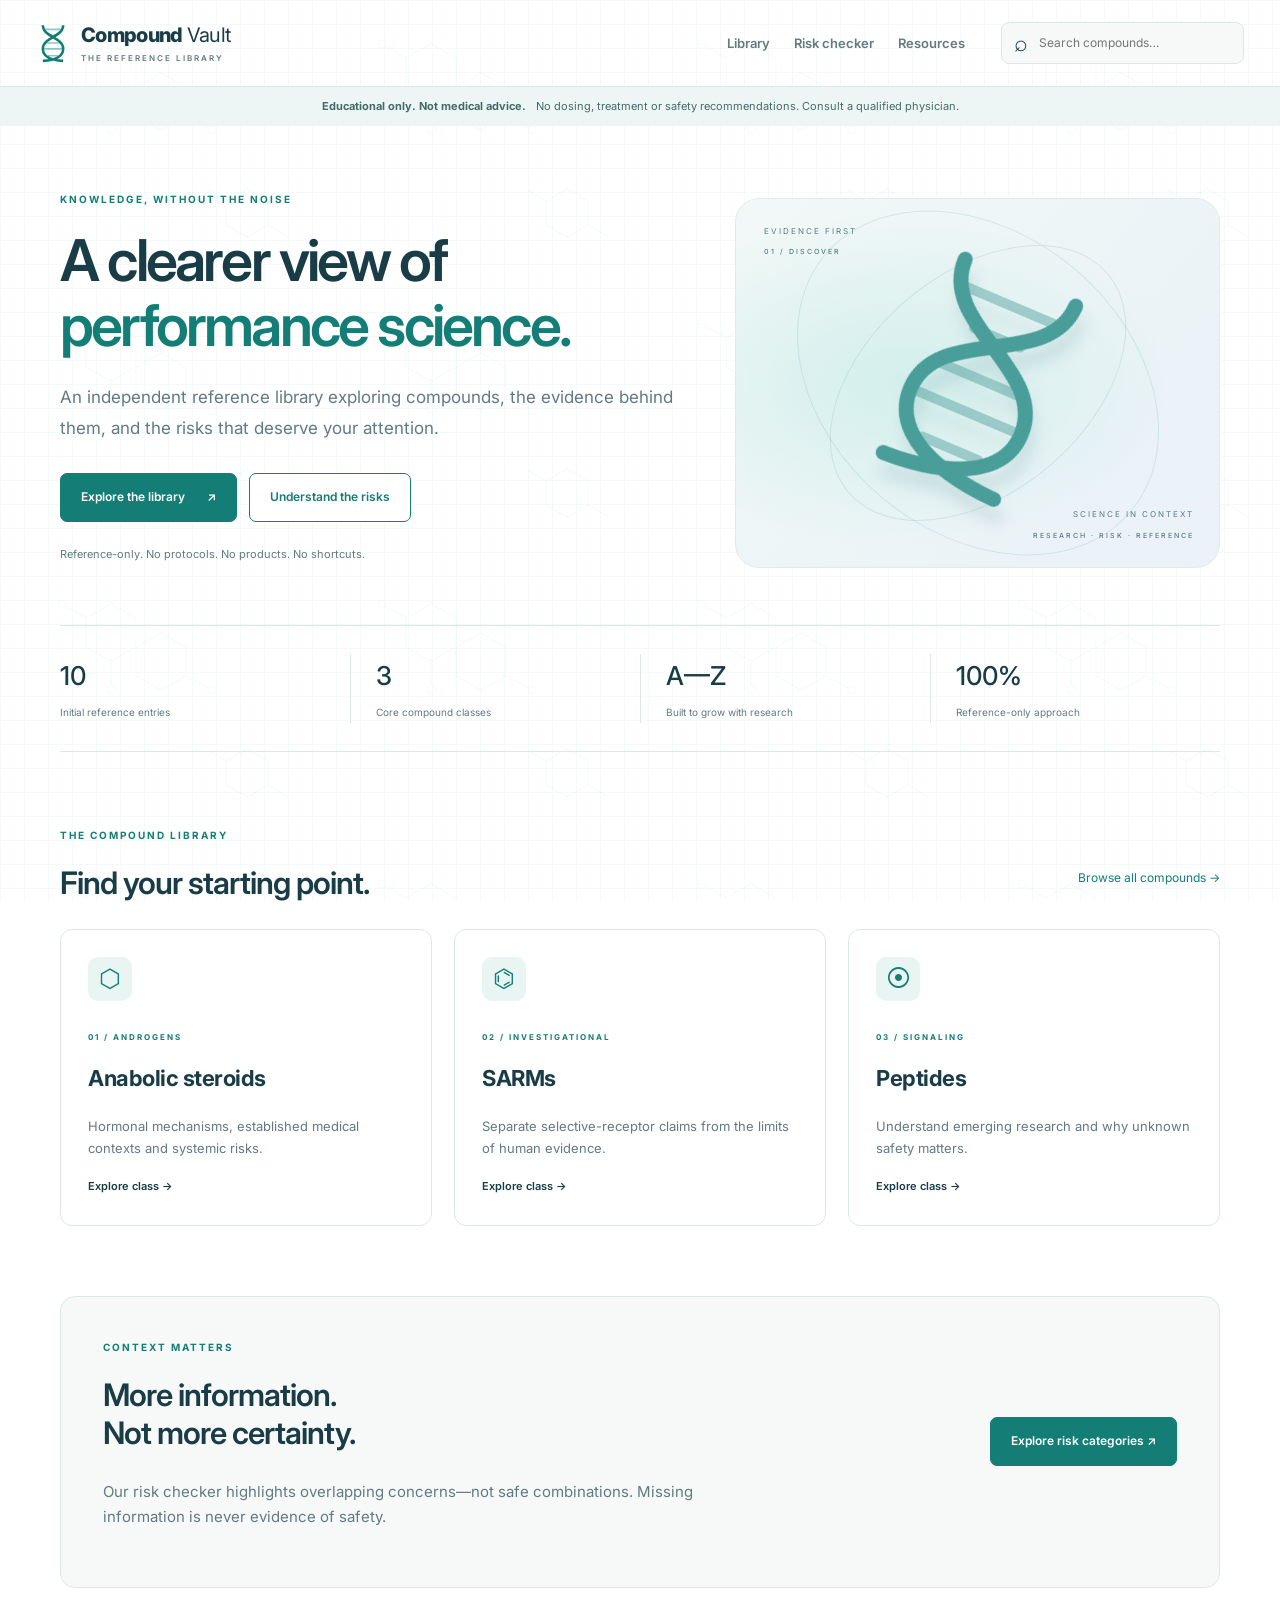
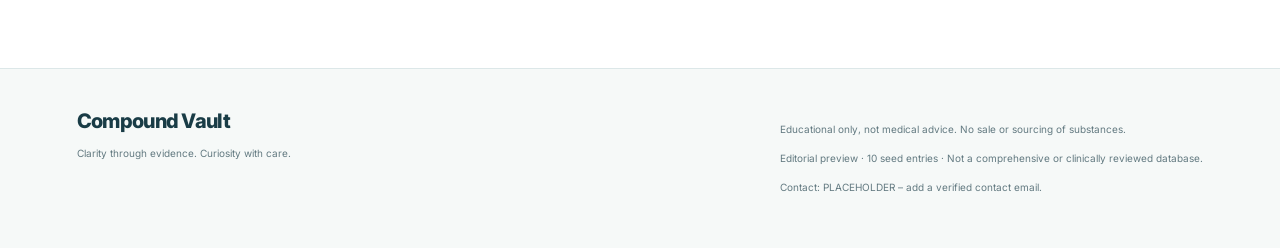
<file: index.html>
<!doctype html><html lang="en"><head><meta charset="utf-8"><meta name="viewport" content="width=device-width, initial-scale=1"><title>Home | Compound Vault</title><meta name="description" content="Compound Vault: an educational reference on performance compounds, evidence and health risks. No dosing or sales."><meta name="theme-color" content="#f6faf9"><link rel="icon" href="assets/dna.svg" type="image/svg+xml"><link rel="preconnect" href="https://fonts.googleapis.com"><link rel="preconnect" href="https://fonts.gstatic.com" crossorigin><link href="https://fonts.googleapis.com/css2?family=Inter:wght@400;500;600;700;800&display=swap" rel="stylesheet"><link rel="stylesheet" href="assets/style.css"><script src="assets/app.js" defer></script></head><body><a class="skip" href="#main">Skip to content</a><header><div class="header-inner"><a class="brand" href="index.html"><svg viewBox="0 0 40 48" width="34" height="42" fill="none" aria-hidden="true"><path d="M8 3C8 17 32 17 32 31S8 45 8 45M32 3C32 17 8 17 8 31S32 45 32 45" stroke="currentColor" stroke-width="3"/><path d="M10 8H30M15 15H25M12 24H28M9 31H31M14 39H26" stroke="currentColor" stroke-width="2" opacity=".45"/></svg><span>Compound<span class="brand-light"> Vault</span><small>THE REFERENCE LIBRARY</small></span></a><nav aria-label="Main navigation"><a href="library.html">Library</a><a href="risk-checker.html">Risk checker</a><a href="resources.html">Resources</a></nav><div class="header-search"><label class="sr-only" for="global-search">Search compound names and aliases</label><span aria-hidden="true">⌕</span><input id="global-search" placeholder="Search compounds…" role="combobox" aria-autocomplete="list" aria-expanded="false" aria-controls="suggestions" autocomplete="off"><ul id="suggestions" role="listbox" hidden></ul></div></div></header><div class="disclaimer"><strong>Educational only. Not medical advice.</strong> No dosing, treatment or safety recommendations. Consult a qualified physician.</div><main id="main"><section class="hero"><div><p class="eyebrow">KNOWLEDGE, WITHOUT THE NOISE</p><h1>A clearer view of<br><em>performance science.</em></h1><p class="lede">An independent reference library exploring compounds, the evidence behind them, and the risks that deserve your attention.</p><div class="actions"><a class="button" href="library.html">Explore the library <span>↗</span></a><a class="button secondary" href="risk-checker.html">Understand the risks</a></div><p class="fine">Reference-only. No protocols. No products. No shortcuts.</p></div><div class="hero-art" aria-hidden="true"><span class="orbit o1"></span><span class="orbit o2"></span><div class="helix"><svg viewBox="0 0 40 48" width="34" height="42" fill="none" aria-hidden="true"><path d="M8 3C8 17 32 17 32 31S8 45 8 45M32 3C32 17 8 17 8 31S32 45 32 45" stroke="currentColor" stroke-width="3"/><path d="M10 8H30M15 15H25M12 24H28M9 31H31M14 39H26" stroke="currentColor" stroke-width="2" opacity=".45"/></svg></div><div class="art-label top">EVIDENCE FIRST <b>01 / DISCOVER</b></div><div class="art-label bottom">SCIENCE IN CONTEXT <b>RESEARCH · RISK · REFERENCE</b></div></div></section><section class="stats"><div><strong>10</strong><span>Initial reference entries</span></div><div><strong>3</strong><span>Core compound classes</span></div><div><strong>A—Z</strong><span>Built to grow with research</span></div><div><strong>100%</strong><span>Reference-only approach</span></div></section><section><div class="section-head"><div><p class="eyebrow">THE COMPOUND LIBRARY</p><h2>Find your starting point.</h2></div><a href="library.html">Browse all compounds →</a></div><div class="grid three"><a class="card category" href="library.html?class=anabolic%20steroid"><span class="icon">⬡</span><p class="eyebrow">01 / ANDROGENS</p><h3>Anabolic steroids</h3><p>Hormonal mechanisms, established medical contexts and systemic risks.</p><span>Explore class →</span></a><a class="card category" href="library.html?class=SARM"><span class="icon">⌬</span><p class="eyebrow">02 / INVESTIGATIONAL</p><h3>SARMs</h3><p>Separate selective-receptor claims from the limits of human evidence.</p><span>Explore class →</span></a><a class="card category" href="library.html?class=peptide"><span class="icon">⦿</span><p class="eyebrow">03 / SIGNALING</p><h3>Peptides</h3><p>Understand emerging research and why unknown safety matters.</p><span>Explore class →</span></a></div></section><section class="callout"><div><p class="eyebrow">CONTEXT MATTERS</p><h2>More information.<br>Not more certainty.</h2><p>Our risk checker highlights overlapping concerns—not safe combinations. Missing information is never evidence of safety.</p></div><a class="button" href="risk-checker.html">Explore risk categories ↗</a></section></main><footer><div><a class="brand" href="index.html">Compound Vault</a><p>Clarity through evidence. Curiosity with care.</p></div><div><p>Educational only, not medical advice. No sale or sourcing of substances.</p><p>Editorial preview · 10 seed entries · Not a comprehensive or clinically reviewed database.</p><p>Contact: <span class="muted">PLACEHOLDER – add a verified contact email.</span></p></div></footer></body></html>
</file>
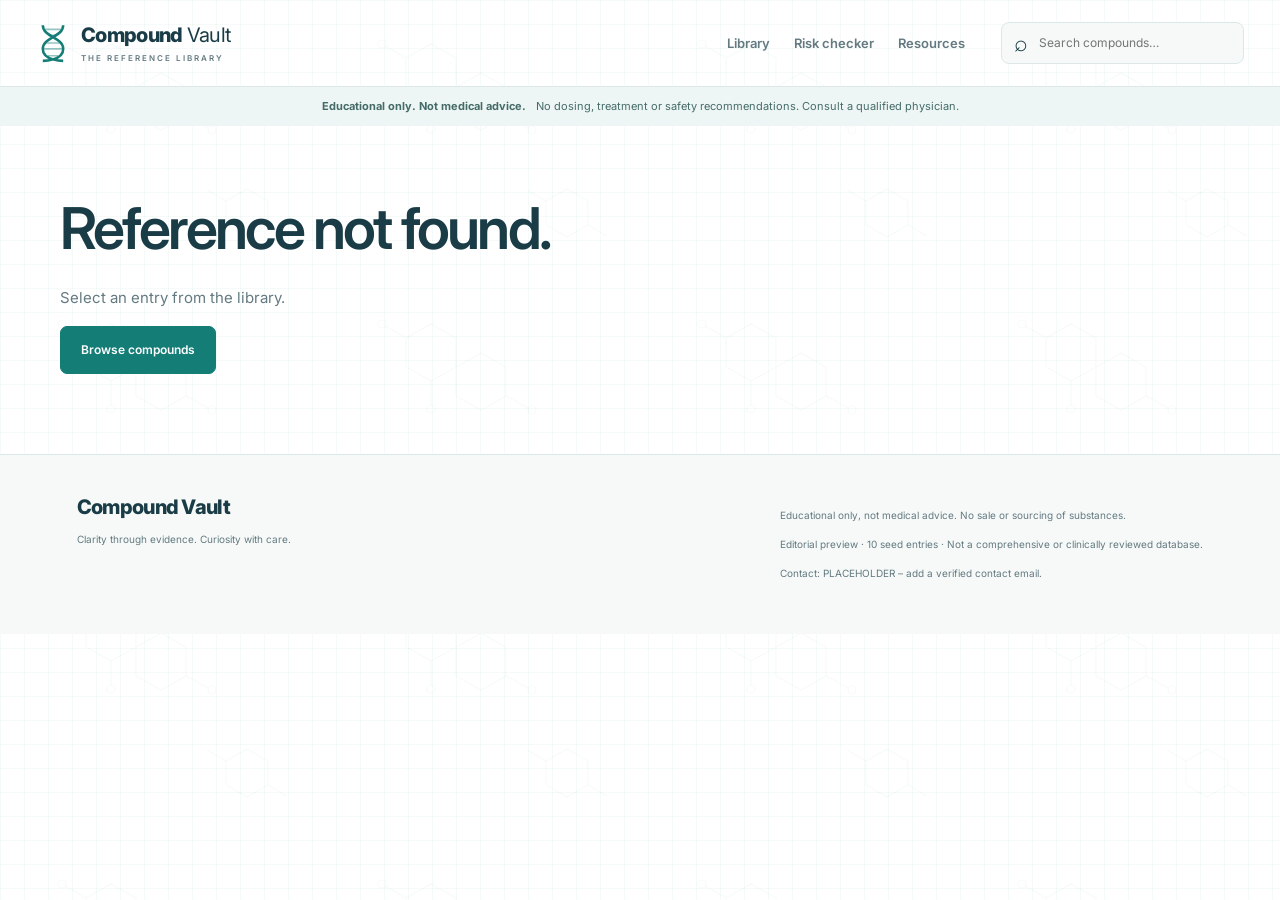
<file: compound.html>
<!doctype html><html lang="en"><head><meta charset="utf-8"><meta name="viewport" content="width=device-width, initial-scale=1"><title>Compound reference | Compound Vault</title><meta name="description" content="Compound Vault: an educational reference on performance compounds, evidence and health risks. No dosing or sales."><meta name="theme-color" content="#f6faf9"><link rel="icon" href="assets/dna.svg" type="image/svg+xml"><link rel="preconnect" href="https://fonts.googleapis.com"><link rel="preconnect" href="https://fonts.gstatic.com" crossorigin><link href="https://fonts.googleapis.com/css2?family=Inter:wght@400;500;600;700;800&display=swap" rel="stylesheet"><link rel="stylesheet" href="assets/style.css"><script src="assets/app.js" defer></script></head><body><a class="skip" href="#main">Skip to content</a><header><div class="header-inner"><a class="brand" href="index.html"><svg viewBox="0 0 40 48" width="34" height="42" fill="none" aria-hidden="true"><path d="M8 3C8 17 32 17 32 31S8 45 8 45M32 3C32 17 8 17 8 31S32 45 32 45" stroke="currentColor" stroke-width="3"/><path d="M10 8H30M15 15H25M12 24H28M9 31H31M14 39H26" stroke="currentColor" stroke-width="2" opacity=".45"/></svg><span>Compound<span class="brand-light"> Vault</span><small>THE REFERENCE LIBRARY</small></span></a><nav aria-label="Main navigation"><a href="library.html">Library</a><a href="risk-checker.html">Risk checker</a><a href="resources.html">Resources</a></nav><div class="header-search"><label class="sr-only" for="global-search">Search compound names and aliases</label><span aria-hidden="true">⌕</span><input id="global-search" placeholder="Search compounds…" role="combobox" aria-autocomplete="list" aria-expanded="false" aria-controls="suggestions" autocomplete="off"><ul id="suggestions" role="listbox" hidden></ul></div></div></header><div class="disclaimer"><strong>Educational only. Not medical advice.</strong> No dosing, treatment or safety recommendations. Consult a qualified physician.</div><main id="main"><section id="compound-content" class="compound-content" aria-live="polite"><p>Loading reference…</p></section></main><footer><div><a class="brand" href="index.html">Compound Vault</a><p>Clarity through evidence. Curiosity with care.</p></div><div><p>Educational only, not medical advice. No sale or sourcing of substances.</p><p>Editorial preview · 10 seed entries · Not a comprehensive or clinically reviewed database.</p><p>Contact: <span class="muted">PLACEHOLDER – add a verified contact email.</span></p></div></footer></body></html>
</file>
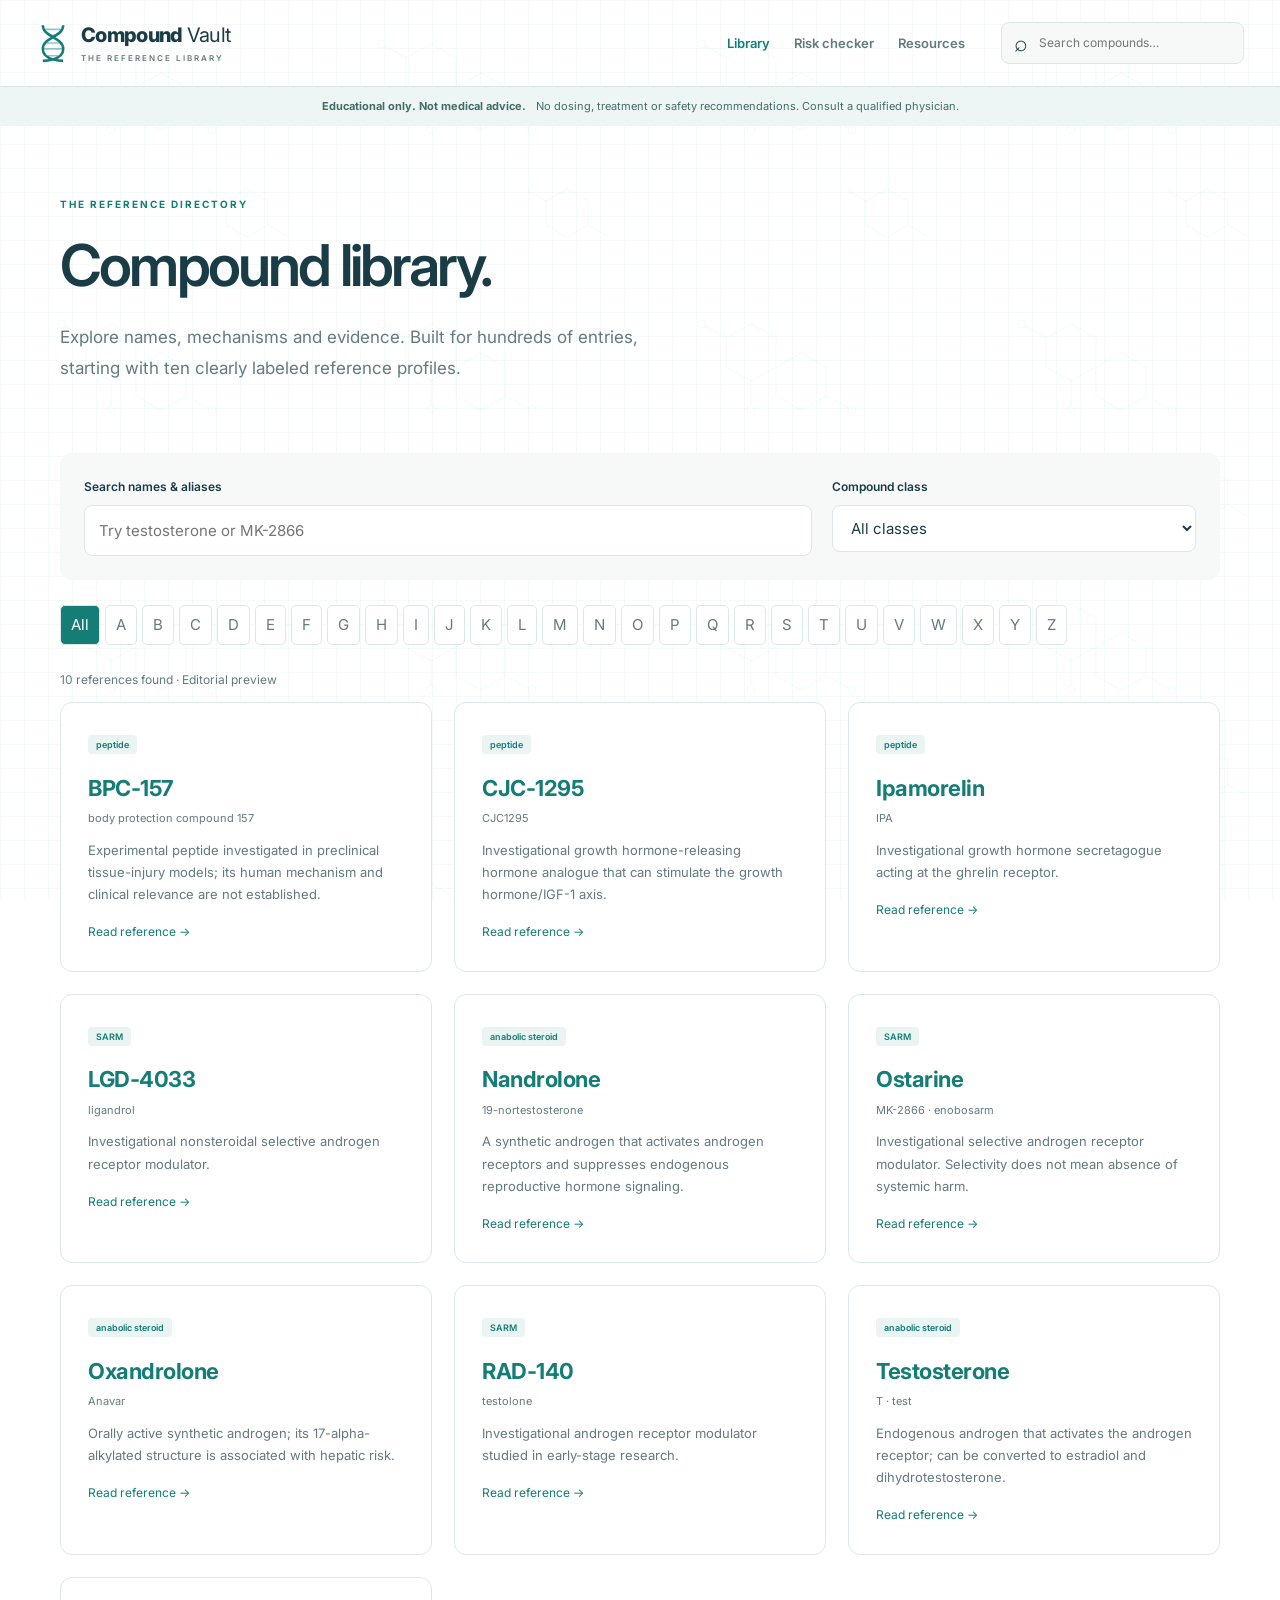
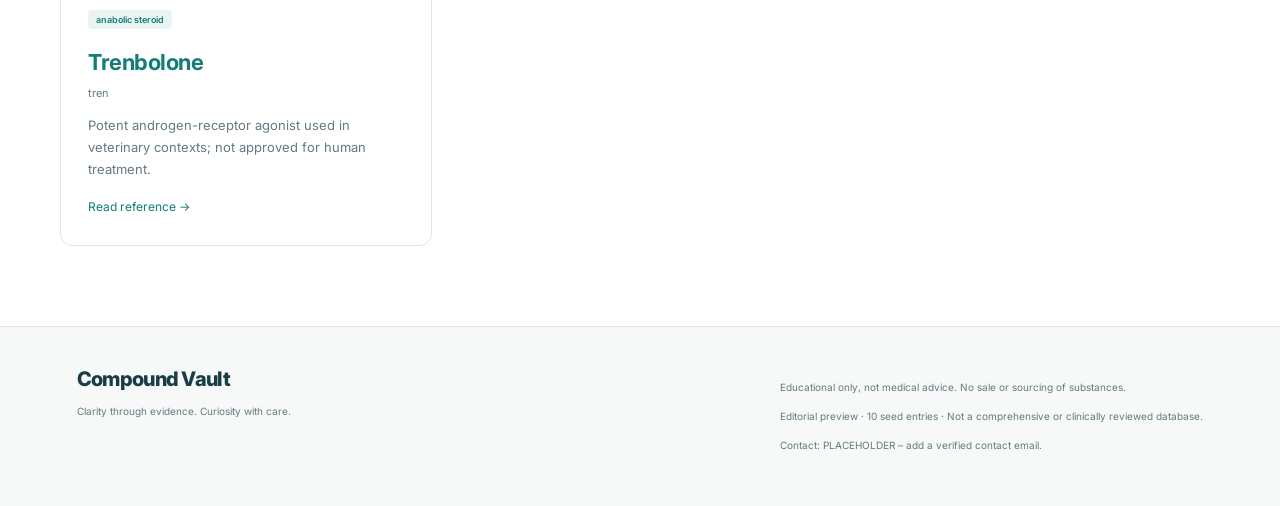
<file: library.html>
<!doctype html><html lang="en"><head><meta charset="utf-8"><meta name="viewport" content="width=device-width, initial-scale=1"><title>Compound library | Compound Vault</title><meta name="description" content="Compound Vault: an educational reference on performance compounds, evidence and health risks. No dosing or sales."><meta name="theme-color" content="#f6faf9"><link rel="icon" href="assets/dna.svg" type="image/svg+xml"><link rel="preconnect" href="https://fonts.googleapis.com"><link rel="preconnect" href="https://fonts.gstatic.com" crossorigin><link href="https://fonts.googleapis.com/css2?family=Inter:wght@400;500;600;700;800&display=swap" rel="stylesheet"><link rel="stylesheet" href="assets/style.css"><script src="assets/app.js" defer></script></head><body><a class="skip" href="#main">Skip to content</a><header><div class="header-inner"><a class="brand" href="index.html"><svg viewBox="0 0 40 48" width="34" height="42" fill="none" aria-hidden="true"><path d="M8 3C8 17 32 17 32 31S8 45 8 45M32 3C32 17 8 17 8 31S32 45 32 45" stroke="currentColor" stroke-width="3"/><path d="M10 8H30M15 15H25M12 24H28M9 31H31M14 39H26" stroke="currentColor" stroke-width="2" opacity=".45"/></svg><span>Compound<span class="brand-light"> Vault</span><small>THE REFERENCE LIBRARY</small></span></a><nav aria-label="Main navigation"><a href="library.html">Library</a><a href="risk-checker.html">Risk checker</a><a href="resources.html">Resources</a></nav><div class="header-search"><label class="sr-only" for="global-search">Search compound names and aliases</label><span aria-hidden="true">⌕</span><input id="global-search" placeholder="Search compounds…" role="combobox" aria-autocomplete="list" aria-expanded="false" aria-controls="suggestions" autocomplete="off"><ul id="suggestions" role="listbox" hidden></ul></div></div></header><div class="disclaimer"><strong>Educational only. Not medical advice.</strong> No dosing, treatment or safety recommendations. Consult a qualified physician.</div><main id="main"><section class="page-intro"><p class="eyebrow">THE REFERENCE DIRECTORY</p><h1>Compound library.</h1><p class="lede">Explore names, mechanisms and evidence. Built for hundreds of entries, starting with ten clearly labeled reference profiles.</p></section><section class="directory"><div class="filters"><div><label for="library-search">Search names & aliases</label><input id="library-search" type="search" placeholder="Try testosterone or MK-2866"></div><div><label for="class-filter">Compound class</label><select id="class-filter"><option value="">All classes</option><option>anabolic steroid</option><option>SARM</option><option>peptide</option><option>PCT/ancillary</option><option>other</option></select></div></div><div id="alphabet" class="alphabet" aria-label="Browse alphabetically"></div><p id="result-count" role="status"></p><div id="library-results" class="grid three"></div></section></main><footer><div><a class="brand" href="index.html">Compound Vault</a><p>Clarity through evidence. Curiosity with care.</p></div><div><p>Educational only, not medical advice. No sale or sourcing of substances.</p><p>Editorial preview · 10 seed entries · Not a comprehensive or clinically reviewed database.</p><p>Contact: <span class="muted">PLACEHOLDER – add a verified contact email.</span></p></div></footer></body></html>
</file>
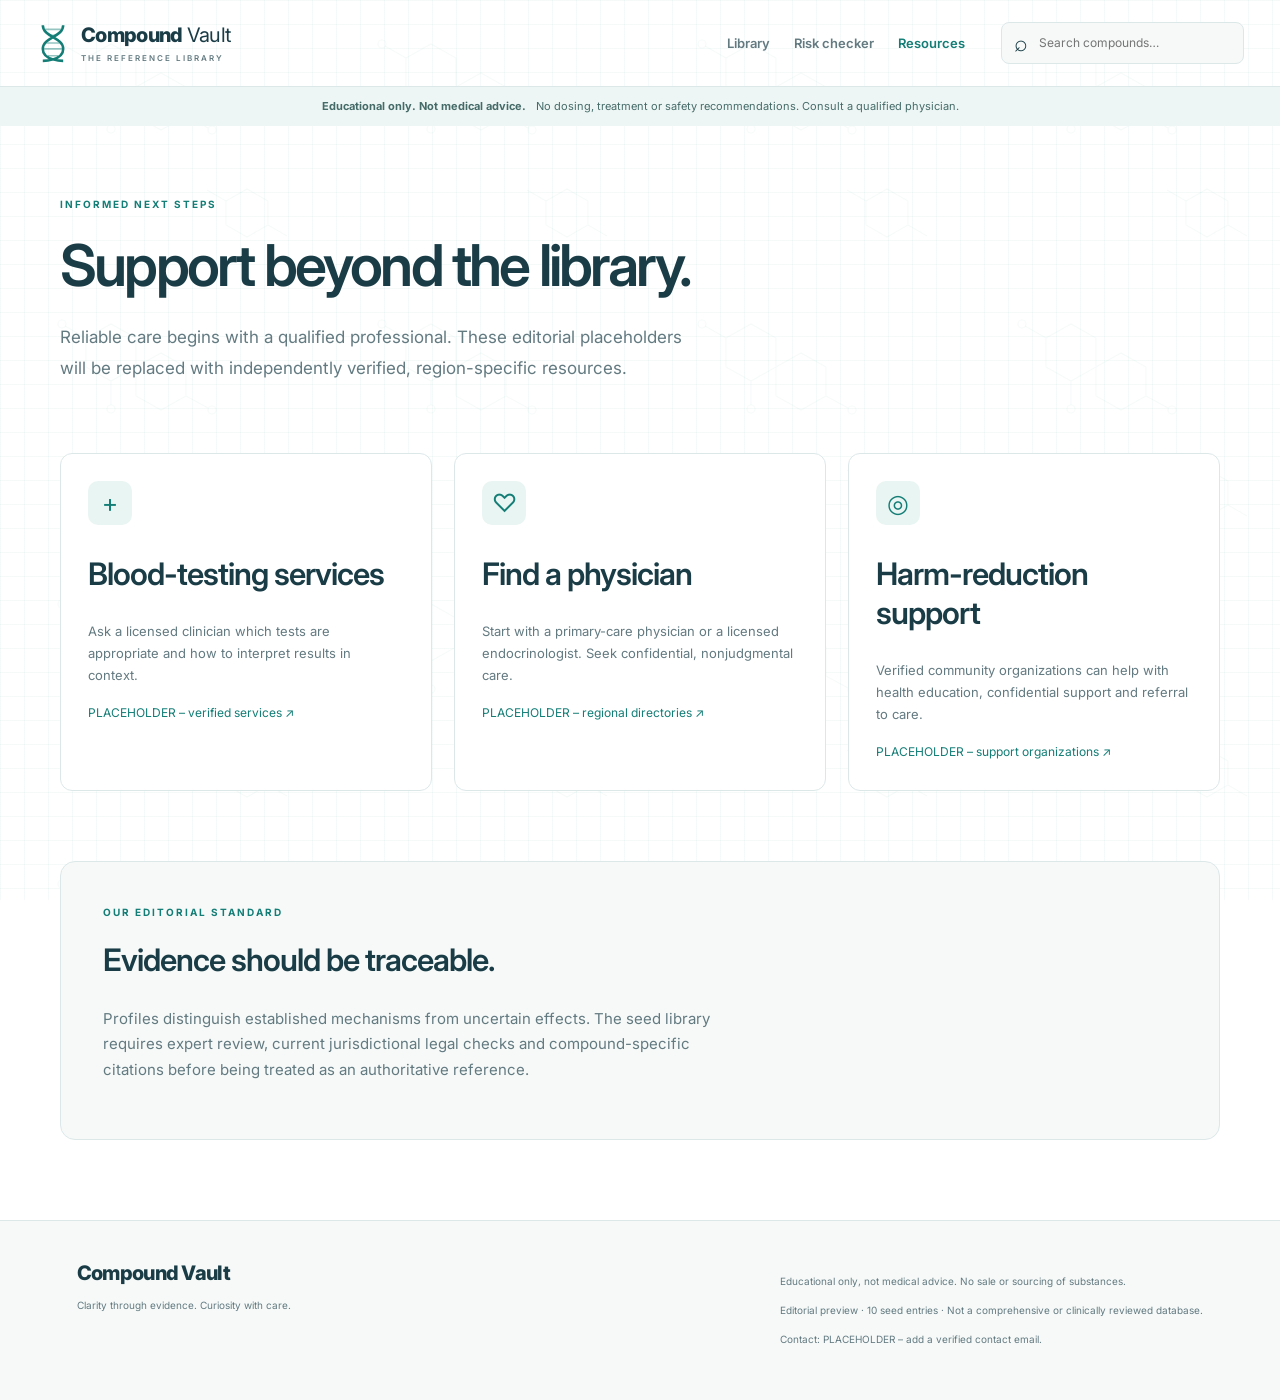
<file: resources.html>
<!doctype html><html lang="en"><head><meta charset="utf-8"><meta name="viewport" content="width=device-width, initial-scale=1"><title>Resources | Compound Vault</title><meta name="description" content="Compound Vault: an educational reference on performance compounds, evidence and health risks. No dosing or sales."><meta name="theme-color" content="#f6faf9"><link rel="icon" href="assets/dna.svg" type="image/svg+xml"><link rel="preconnect" href="https://fonts.googleapis.com"><link rel="preconnect" href="https://fonts.gstatic.com" crossorigin><link href="https://fonts.googleapis.com/css2?family=Inter:wght@400;500;600;700;800&display=swap" rel="stylesheet"><link rel="stylesheet" href="assets/style.css"><script src="assets/app.js" defer></script></head><body><a class="skip" href="#main">Skip to content</a><header><div class="header-inner"><a class="brand" href="index.html"><svg viewBox="0 0 40 48" width="34" height="42" fill="none" aria-hidden="true"><path d="M8 3C8 17 32 17 32 31S8 45 8 45M32 3C32 17 8 17 8 31S32 45 32 45" stroke="currentColor" stroke-width="3"/><path d="M10 8H30M15 15H25M12 24H28M9 31H31M14 39H26" stroke="currentColor" stroke-width="2" opacity=".45"/></svg><span>Compound<span class="brand-light"> Vault</span><small>THE REFERENCE LIBRARY</small></span></a><nav aria-label="Main navigation"><a href="library.html">Library</a><a href="risk-checker.html">Risk checker</a><a href="resources.html">Resources</a></nav><div class="header-search"><label class="sr-only" for="global-search">Search compound names and aliases</label><span aria-hidden="true">⌕</span><input id="global-search" placeholder="Search compounds…" role="combobox" aria-autocomplete="list" aria-expanded="false" aria-controls="suggestions" autocomplete="off"><ul id="suggestions" role="listbox" hidden></ul></div></div></header><div class="disclaimer"><strong>Educational only. Not medical advice.</strong> No dosing, treatment or safety recommendations. Consult a qualified physician.</div><main id="main"><section class="page-intro"><p class="eyebrow">INFORMED NEXT STEPS</p><h1>Support beyond the library.</h1><p class="lede">Reliable care begins with a qualified professional. These editorial placeholders will be replaced with independently verified, region-specific resources.</p></section><section class="grid three"><article class="card"><span class="icon">+</span><h2>Blood-testing services</h2><p>Ask a licensed clinician which tests are appropriate and how to interpret results in context.</p><a class="placeholder" href="#" aria-disabled="true">PLACEHOLDER – verified services ↗</a></article><article class="card"><span class="icon">♡</span><h2>Find a physician</h2><p>Start with a primary-care physician or a licensed endocrinologist. Seek confidential, nonjudgmental care.</p><a class="placeholder" href="#" aria-disabled="true">PLACEHOLDER – regional directories ↗</a></article><article class="card"><span class="icon">◎</span><h2>Harm-reduction support</h2><p>Verified community organizations can help with health education, confidential support and referral to care.</p><a class="placeholder" href="#" aria-disabled="true">PLACEHOLDER – support organizations ↗</a></article></section><section class="callout"><div><p class="eyebrow">OUR EDITORIAL STANDARD</p><h2>Evidence should be traceable.</h2><p>Profiles distinguish established mechanisms from uncertain effects. The seed library requires expert review, current jurisdictional legal checks and compound-specific citations before being treated as an authoritative reference.</p></div></section></main><footer><div><a class="brand" href="index.html">Compound Vault</a><p>Clarity through evidence. Curiosity with care.</p></div><div><p>Educational only, not medical advice. No sale or sourcing of substances.</p><p>Editorial preview · 10 seed entries · Not a comprehensive or clinically reviewed database.</p><p>Contact: <span class="muted">PLACEHOLDER – add a verified contact email.</span></p></div></footer></body></html>
</file>
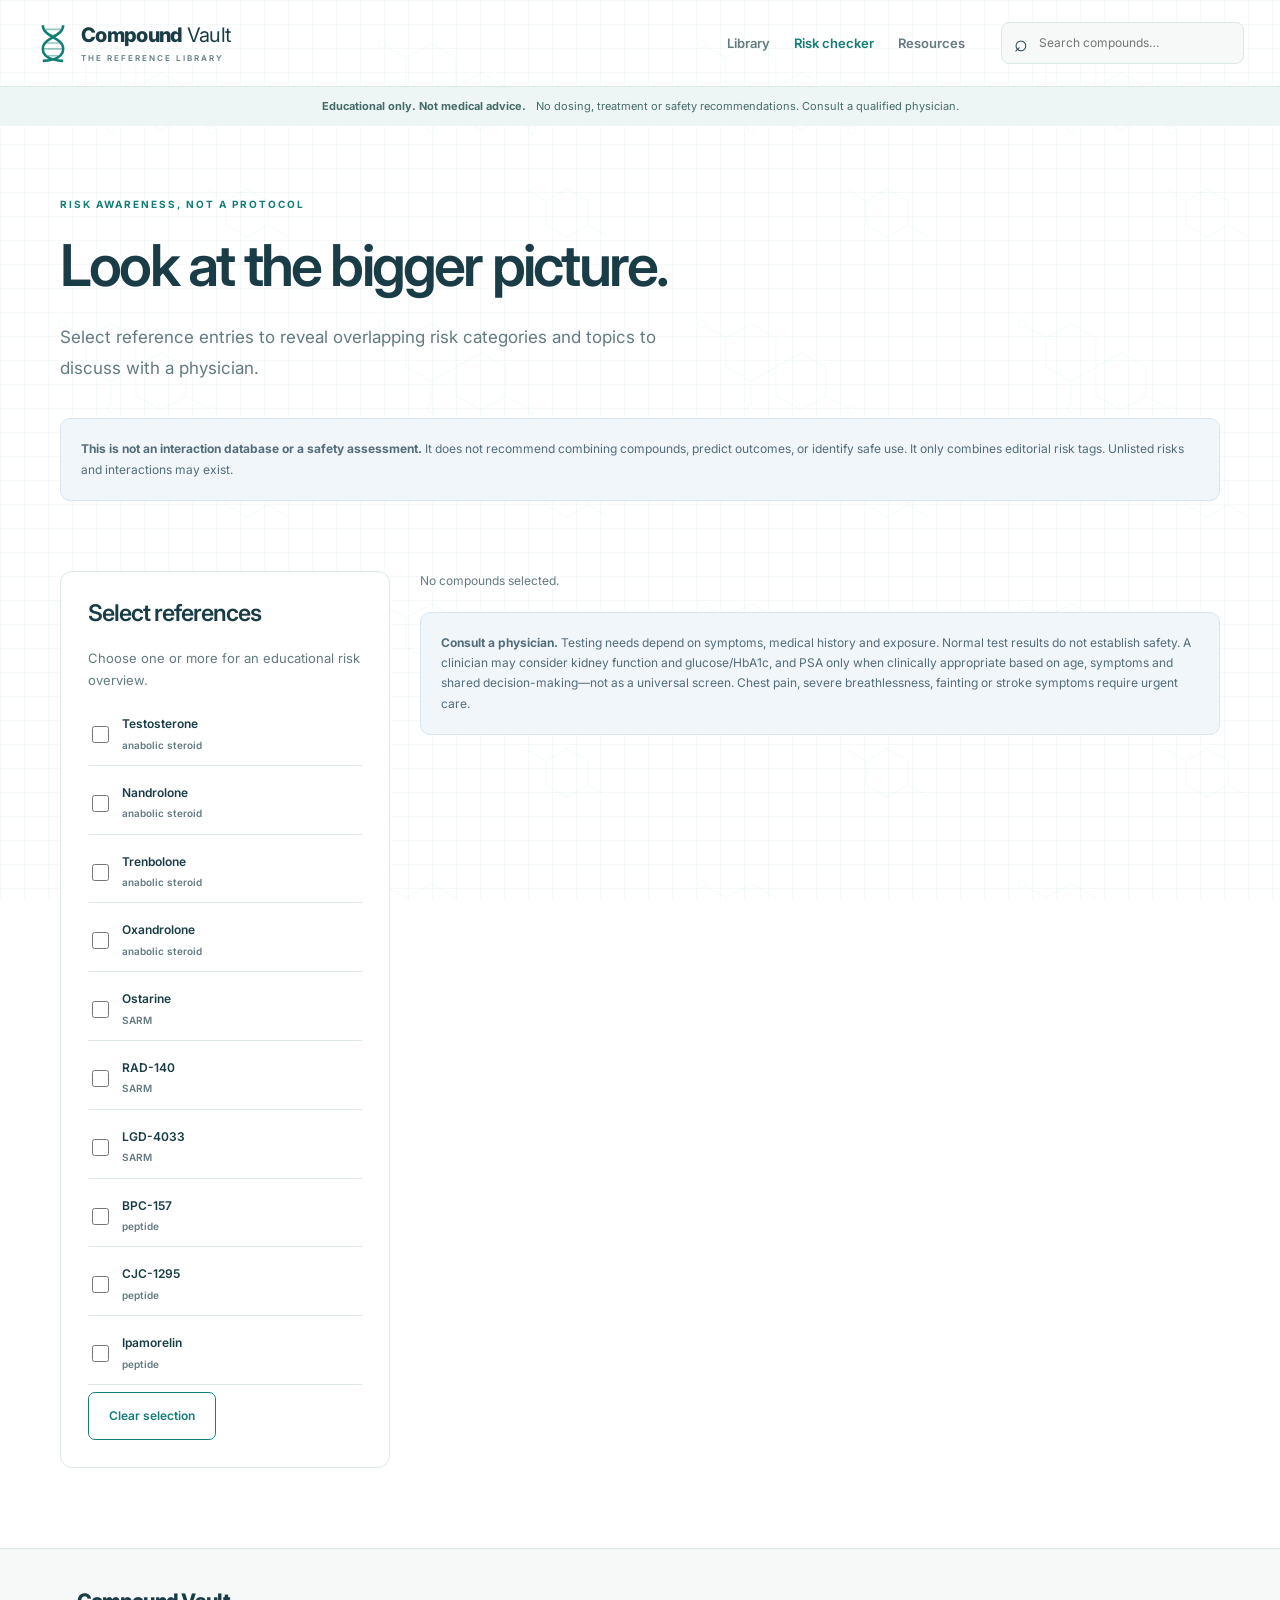
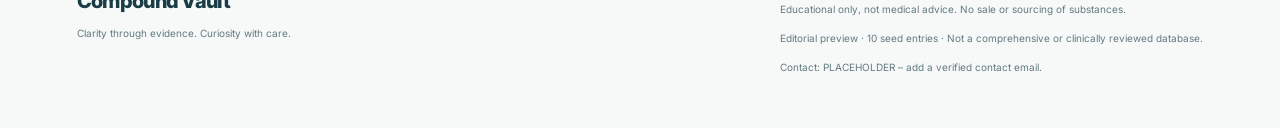
<file: risk-checker.html>
<!doctype html><html lang="en"><head><meta charset="utf-8"><meta name="viewport" content="width=device-width, initial-scale=1"><title>Risk checker | Compound Vault</title><meta name="description" content="Compound Vault: an educational reference on performance compounds, evidence and health risks. No dosing or sales."><meta name="theme-color" content="#f6faf9"><link rel="icon" href="assets/dna.svg" type="image/svg+xml"><link rel="preconnect" href="https://fonts.googleapis.com"><link rel="preconnect" href="https://fonts.gstatic.com" crossorigin><link href="https://fonts.googleapis.com/css2?family=Inter:wght@400;500;600;700;800&display=swap" rel="stylesheet"><link rel="stylesheet" href="assets/style.css"><script src="assets/app.js" defer></script></head><body><a class="skip" href="#main">Skip to content</a><header><div class="header-inner"><a class="brand" href="index.html"><svg viewBox="0 0 40 48" width="34" height="42" fill="none" aria-hidden="true"><path d="M8 3C8 17 32 17 32 31S8 45 8 45M32 3C32 17 8 17 8 31S32 45 32 45" stroke="currentColor" stroke-width="3"/><path d="M10 8H30M15 15H25M12 24H28M9 31H31M14 39H26" stroke="currentColor" stroke-width="2" opacity=".45"/></svg><span>Compound<span class="brand-light"> Vault</span><small>THE REFERENCE LIBRARY</small></span></a><nav aria-label="Main navigation"><a href="library.html">Library</a><a href="risk-checker.html">Risk checker</a><a href="resources.html">Resources</a></nav><div class="header-search"><label class="sr-only" for="global-search">Search compound names and aliases</label><span aria-hidden="true">⌕</span><input id="global-search" placeholder="Search compounds…" role="combobox" aria-autocomplete="list" aria-expanded="false" aria-controls="suggestions" autocomplete="off"><ul id="suggestions" role="listbox" hidden></ul></div></div></header><div class="disclaimer"><strong>Educational only. Not medical advice.</strong> No dosing, treatment or safety recommendations. Consult a qualified physician.</div><main id="main"><section class="page-intro"><p class="eyebrow">RISK AWARENESS, NOT A PROTOCOL</p><h1>Look at the bigger picture.</h1><p class="lede">Select reference entries to reveal overlapping risk categories and topics to discuss with a physician.</p></section><div class="notice"><strong>This is not an interaction database or a safety assessment.</strong> It does not recommend combining compounds, predict outcomes, or identify safe use. It only combines editorial risk tags. Unlisted risks and interactions may exist.</div><section class="risk-layout"><div class="card"><h2>Select references</h2><p>Choose one or more for an educational risk overview.</p><div id="compound-choices"></div><button id="clear-risk" class="button secondary">Clear selection</button></div><div><p id="risk-summary" role="status">No compounds selected.</p><div id="risk-results"></div><div class="notice"><strong>Consult a physician.</strong> Testing needs depend on symptoms, medical history and exposure. Normal test results do not establish safety. A clinician may consider kidney function and glucose/HbA1c, and PSA only when clinically appropriate based on age, symptoms and shared decision-making—not as a universal screen. Chest pain, severe breathlessness, fainting or stroke symptoms require urgent care.</div></div></section></main><footer><div><a class="brand" href="index.html">Compound Vault</a><p>Clarity through evidence. Curiosity with care.</p></div><div><p>Educational only, not medical advice. No sale or sourcing of substances.</p><p>Editorial preview · 10 seed entries · Not a comprehensive or clinically reviewed database.</p><p>Contact: <span class="muted">PLACEHOLDER – add a verified contact email.</span></p></div></footer></body></html>
</file>
<file: assets/style.css>
:root{--ink:#193c46;--muted:#637a81;--teal:#137d76;--line:#dce7e8;--paper:#f6f9f8;--blue:#eaf3f8}*{box-sizing:border-box}body{margin:0;background:#fff;color:var(--ink);font:15px/1.7 Inter,Arial,sans-serif}a{color:var(--teal);text-decoration:none}a:hover{text-decoration:underline}button,input,select{font:inherit}button,a,input,select{touch-action:manipulation}button{cursor:pointer}header{background:rgba(255,255,255,.98);border-bottom:1px solid var(--line);position:relative;z-index:10}.header-inner{max-width:1280px;margin:auto;padding:22px 36px;display:flex;align-items:center;gap:36px}.brand{display:flex;align-items:center;gap:11px;font-weight:800;font-size:20px;letter-spacing:-.7px;color:var(--ink);line-height:1.2;white-space:nowrap}.brand svg{color:var(--teal)}.brand-light{font-weight:400}.brand small{display:block;letter-spacing:2px;font-size:8px;font-weight:600;margin-top:7px;color:var(--muted)}nav{display:flex;gap:24px;margin-left:auto;white-space:nowrap}nav a{font-size:13px;color:var(--muted);font-weight:600}nav a[aria-current=page]{color:var(--teal)}.header-search{position:relative;display:flex;align-items:center;max-width:260px;min-width:180px}.header-search>span{position:absolute;left:13px;font-size:23px}input,select{border:1px solid var(--line);border-radius:8px;padding:12px 14px;color:var(--ink);background:#fff;width:100%}.header-search input{padding:10px 12px 10px 37px;background:var(--paper);font-size:12px}#suggestions{position:absolute;top:100%;right:0;width:340px;max-width:90vw;background:white;padding:7px;list-style:none;border:1px solid var(--line);border-radius:12px;box-shadow:0 16px 35px #193c461a}#suggestions li{padding:10px;border-radius:6px;cursor:pointer;display:flex;justify-content:space-between;gap:12px}#suggestions li[aria-selected=true],#suggestions li:hover{background:var(--blue)}.disclaimer{padding:10px 24px;text-align:center;font-size:11px;background:#edf6f4;color:#456b69}.disclaimer strong{margin-right:7px}main{max-width:1280px;margin:auto;padding:0 60px}section{margin:70px 0}h1,h2,h3,p{margin-top:0}h1{font-size:clamp(38px,4.5vw,62px);line-height:1.13;letter-spacing:-2.8px;font-weight:600;margin-bottom:24px}h2{font-size:31px;line-height:1.25;letter-spacing:-1px;font-weight:600}h3{font-size:22px;line-height:1.3;letter-spacing:-.5px}p{color:var(--muted)}em{font-style:normal;color:var(--teal)}.eyebrow{font-size:10px;letter-spacing:2px;color:var(--teal);font-weight:700;margin-bottom:20px}.lede{font-size:17px;line-height:1.8;max-width:640px}.hero{display:grid;grid-template-columns:1.3fr 1fr;gap:45px;align-items:center;margin:65px 0 50px}.actions{display:flex;flex-wrap:wrap;gap:12px;margin-top:30px}.button{border:1px solid var(--teal);border-radius:7px;background:var(--teal);color:white;display:inline-flex;align-items:center;justify-content:center;gap:22px;padding:13px 20px;font-size:12px;font-weight:600}.button:hover{background:#106c65;text-decoration:none}.secondary{background:white;color:var(--teal)}.secondary:hover{background:var(--paper)}.fine{font-size:11px;margin-top:23px}.hero-art{height:370px;border-radius:24px;background:radial-gradient(ellipse at 35% 50%,#d2efec,transparent 65%),linear-gradient(130deg,#f1f8f6,#eaf1f8);position:relative;overflow:hidden;display:grid;place-items:center;border:1px solid #e1ecea}.helix{transform:rotate(23deg);color:#499e99;filter:drop-shadow(10px 15px 7px #286b7020)}.helix svg{height:240px;width:200px;stroke-linecap:round}.orbit{border:1px solid #68a6ab33;position:absolute;width:340px;height:220px;border-radius:50%;transform:rotate(-40deg)}.o2{width:400px;height:300px;transform:rotate(40deg)}.art-label{position:absolute;font-size:8px;letter-spacing:2px;color:#597c81}.art-label b{display:block;font-size:7px;font-weight:500;margin-top:8px}.top{top:26px;left:28px}.bottom{bottom:25px;right:25px;text-align:right}.stats{display:grid;grid-template-columns:repeat(4,1fr);padding:28px 0;border-top:1px solid var(--line);border-bottom:1px solid var(--line);margin:0 0 75px}.stats div{padding:0 25px;border-left:1px solid var(--line)}.stats div:first-child{padding-left:0;border:0}.stats strong{display:block;font-size:26px;font-weight:500}.stats span{font-size:10px;color:var(--muted)}.section-head{display:flex;justify-content:space-between;align-items:center;gap:20px}.section-head a{font-size:12px}.grid{display:grid;gap:22px}.three{grid-template-columns:repeat(3,1fr)}.card{padding:27px;border:1px solid var(--line);border-radius:12px;background:white}.card p{font-size:13px}.category{color:var(--ink);transition:transform .2s,box-shadow .2s}.category:hover{transform:translateY(-4px);box-shadow:0 10px 30px #193c460a;text-decoration:none}.icon{display:grid;place-items:center;width:44px;height:44px;background:#e9f5f2;border-radius:10px;color:var(--teal);font-size:25px;margin-bottom:30px}.category .eyebrow{font-size:8px}.category>span:last-child{font-size:11px;font-weight:600}.callout{padding:42px;background:var(--paper);border:1px solid var(--line);border-radius:15px;display:flex;align-items:center;justify-content:space-between;gap:40px}.callout p{max-width:620px}.callout .button{flex-shrink:0}footer{padding:40px max(6vw,24px);background:var(--paper);border-top:1px solid var(--line);display:flex;gap:60px;justify-content:space-between;margin-top:80px}footer p{font-size:10px;margin:12px 0}.page-intro{margin-bottom:35px}.filters{display:grid;grid-template-columns:2fr 1fr;gap:20px;padding:24px;background:var(--paper);border-radius:12px}label{display:block;font-size:12px;font-weight:600;margin-bottom:7px}.alphabet{display:flex;flex-wrap:wrap;gap:5px;margin:25px 0}.alphabet button{background:white;border:1px solid var(--line);border-radius:5px;padding:6px 10px;color:var(--muted)}.alphabet button.active{background:var(--teal);color:white}.badge{font-size:9px;font-weight:600;background:#eaf5f3;color:var(--teal);padding:4px 8px;border-radius:4px;white-space:nowrap}.entry h3{margin:18px 0 7px}.entry .aliases{font-size:11px;color:var(--muted)}.entry>a{font-size:12px}.notice{background:#f1f6fa;border:1px solid #d9e5ee;border-radius:10px;padding:20px;font-size:12px;color:#526d7b;margin:20px 0}.risk-layout{display:grid;grid-template-columns:330px 1fr;gap:30px}.risk-layout .card{align-self:start}.risk-layout h2{font-size:23px}.choice{display:flex;align-items:center;gap:10px;padding:10px 0;border-bottom:1px solid var(--line);cursor:pointer}.choice input{width:17px;height:17px}.choice span{font-size:12px}.risk-card{margin-bottom:15px}.risk-card h3{font-size:20px}.muted{color:var(--muted)}.compound-title{margin-top:25px}.compound-layout{display:grid;grid-template-columns:1fr 280px;gap:30px}.compound-content .card{margin-bottom:20px}.compound-content h2{font-size:23px}.structure{border:1px dashed #b7d4d4;background:var(--paper);border-radius:10px;min-height:180px;display:flex;align-items:center;justify-content:center;text-align:center;padding:25px;color:var(--muted);font-size:12px}.structure img{max-width:100%}table{border-collapse:collapse;width:100%;font-size:12px}th,td{text-align:left;padding:15px 10px;border-bottom:1px solid var(--line);vertical-align:top}th{font-weight:600}.reference-list{padding-left:20px;font-size:13px}.placeholder{font-size:12px}.sr-only{position:absolute;width:1px;height:1px;padding:0;margin:-1px;overflow:hidden;clip:rect(0,0,0,0)}.skip{position:absolute;left:15px;top:-70px;z-index:100;background:white;padding:12px}.skip:focus{top:10px}:focus-visible{outline:3px solid #5fa6db;outline-offset:3px}#result-count,#risk-summary{font-size:12px}.error{padding:25px;background:#fff4ee;border-radius:10px}@media(min-width:1450px){main{max-width:1360px}.hero-art{height:410px}}@media(max-width:1050px){.header-inner{flex-wrap:wrap;gap:20px}.header-search{max-width:100%;flex:1}.hero{gap:25px}main{padding:0 30px}.three{grid-template-columns:repeat(2,1fr)}.hero-art{height:320px}h1{font-size:45px}.risk-layout{grid-template-columns:290px 1fr}}@media(max-width:700px){.header-inner{padding:18px 22px;gap:18px}.brand{font-size:19px}nav{gap:16px}nav a{font-size:11px}.header-search{flex-basis:100%}.hero{grid-template-columns:1fr;margin-top:40px}.hero-art{height:250px}.helix svg{height:180px}main{padding:0 22px}h1{font-size:42px;letter-spacing:-2px}h2{font-size:27px}.three,.filters,.risk-layout,.compound-layout{grid-template-columns:1fr}.stats{grid-template-columns:1fr 1fr;gap:24px}.stats div:nth-child(3){padding-left:0;border:0}.section-head{align-items:start;flex-direction:column;margin-bottom:25px}.callout{padding:25px;flex-direction:column;align-items:start}.callout .button{width:100%}section{margin:45px 0}footer{flex-direction:column;gap:15px}.disclaimer{font-size:10px}table{display:block;overflow-x:auto}.compound-layout aside{order:-1}.structure{min-height:130px}}

/* Clinical texture: static, decorative and behind the readable content surfaces. */
:root {
  --clinical-grid: linear-gradient(rgba(22,139,130,.045) 1px, transparent 1px), linear-gradient(90deg, rgba(22,139,130,.045) 1px, transparent 1px);
  --clinical-molecules: url("data:image/svg+xml,%3Csvg%20xmlns%3D%22http%3A%2F%2Fwww.w3.org%2F2000%2Fsvg%22%20width%3D%22320%22%20height%3D%22280%22%20viewBox%3D%220%200%20320%20280%22%3E%3Cg%20fill%3D%22none%22%20stroke%3D%22%23168b82%22%20stroke-opacity%3D%220.04%22%20stroke-width%3D%221.2%22%3E%3Cpath%20d%3D%22M86%2058l25-14%2025%2014v29l-25%2014-25-14zM136%2087l25-14%2025%2014v29l-25%2014-25-14zM86%2058L65%2046M111%20101v24M186%20116l22%2012M226%20201l21-12%2021%2012v24l-21%2012-21-12zM226%20201l-19-11M268%20225l19%2011%22%2F%3E%3Ccircle%20cx%3D%2262%22%20cy%3D%2244%22%20r%3D%224%22%2F%3E%3Ccircle%20cx%3D%22111%22%20cy%3D%22129%22%20r%3D%224%22%2F%3E%3Ccircle%20cx%3D%22212%22%20cy%3D%22130%22%20r%3D%224%22%2F%3E%3C%2Fg%3E%3C%2Fsvg%3E");
}
body { isolation: isolate; }
body::before {
  content: "";
  position: fixed;
  inset: 0;
  z-index: -1;
  pointer-events: none;
  background-image: var(--clinical-grid), var(--clinical-molecules);
  background-size: 24px 24px, 24px 24px, 320px 280px;
}
/* The opaque header gets the same low-contrast treatment independently. */
header {
  background-image: var(--clinical-grid), var(--clinical-molecules);
  background-size: 24px 24px, 24px 24px, 320px 280px;
}
/* No animation or transitions are introduced by the decorative layer. */
@media (prefers-reduced-motion: reduce) {
  .category { transition: none; }
}
</file>
